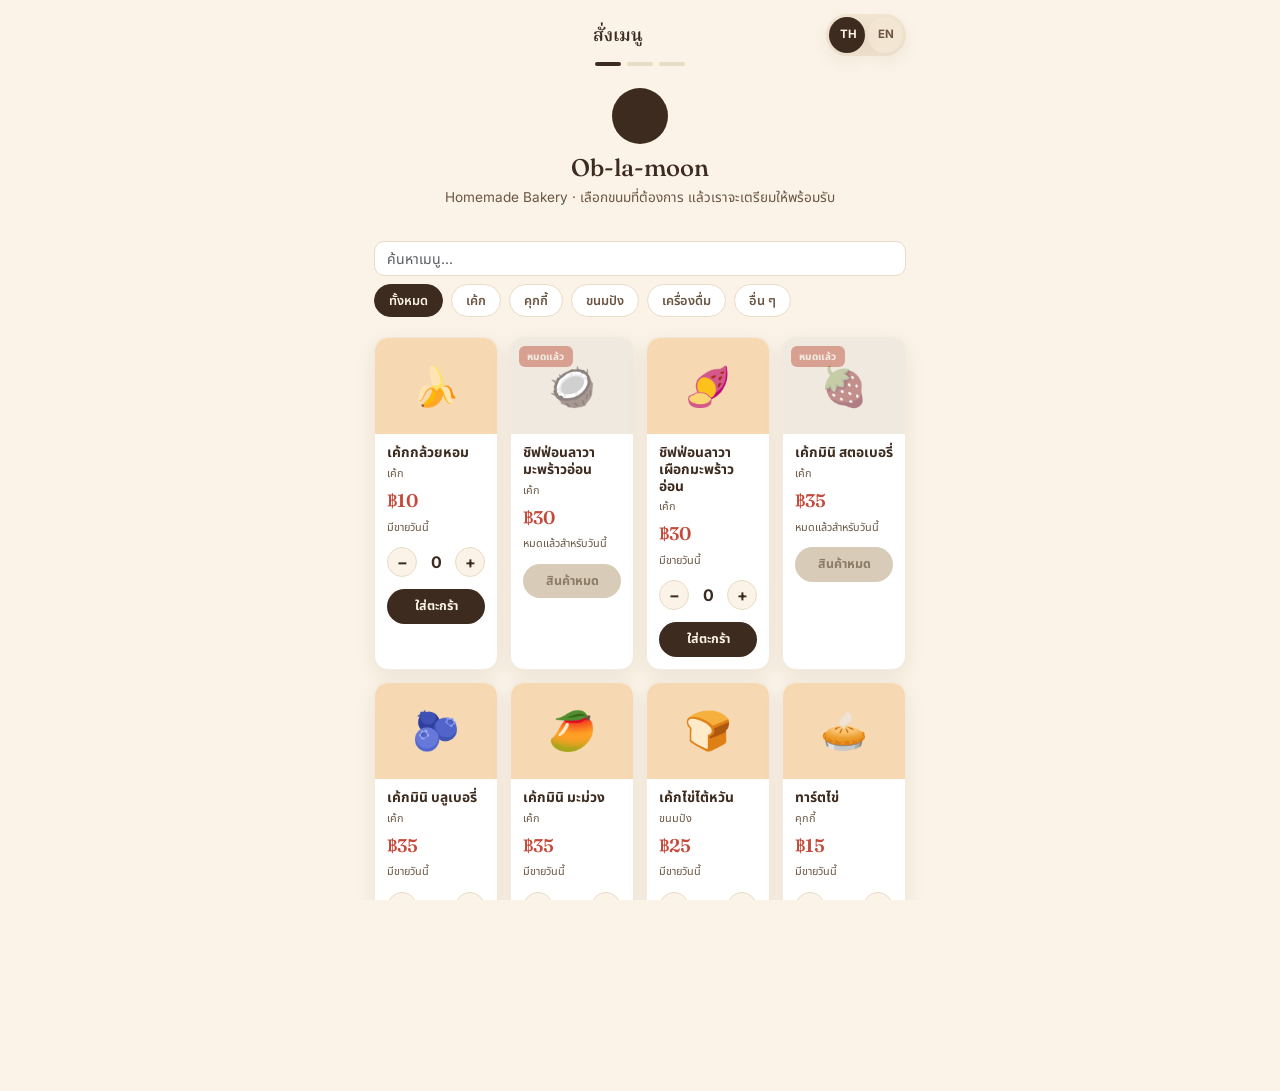
<file: customer.html>
<!doctype html>
<html lang="th">
<head>
<meta charset="utf-8">
<meta name="viewport" content="width=device-width, initial-scale=1, maximum-scale=1, viewport-fit=cover">
<title>Order — Ob-la-moon</title>
<meta name="theme-color" content="#3D2B1F">
<link rel="icon" href="favicon.ico" sizes="any">
<link rel="icon" href="icons/icon-192.png" type="image/png">
<link rel="manifest" href="manifest.json">
<link rel="apple-touch-icon" href="icons/icon-192.png">
<meta name="apple-mobile-web-app-capable" content="yes">

<link rel="stylesheet" href="https://cdn.jsdelivr.net/npm/bootstrap@5.3.3/dist/css/bootstrap.min.css">
<link rel="stylesheet" href="https://cdn.jsdelivr.net/npm/bootstrap-icons@1.11.3/font/bootstrap-icons.css">
<link rel="stylesheet" href="css/style.css">
</head>
<body>

<div id="cust-app"></div>

<script src="https://cdn.jsdelivr.net/npm/bootstrap@5.3.3/dist/js/bootstrap.bundle.min.js"></script>
<script src="js/data.js"></script>
<script src="js/i18n.js"></script>
<script src="js/customer.js"></script>
</body>
</html>
</file>
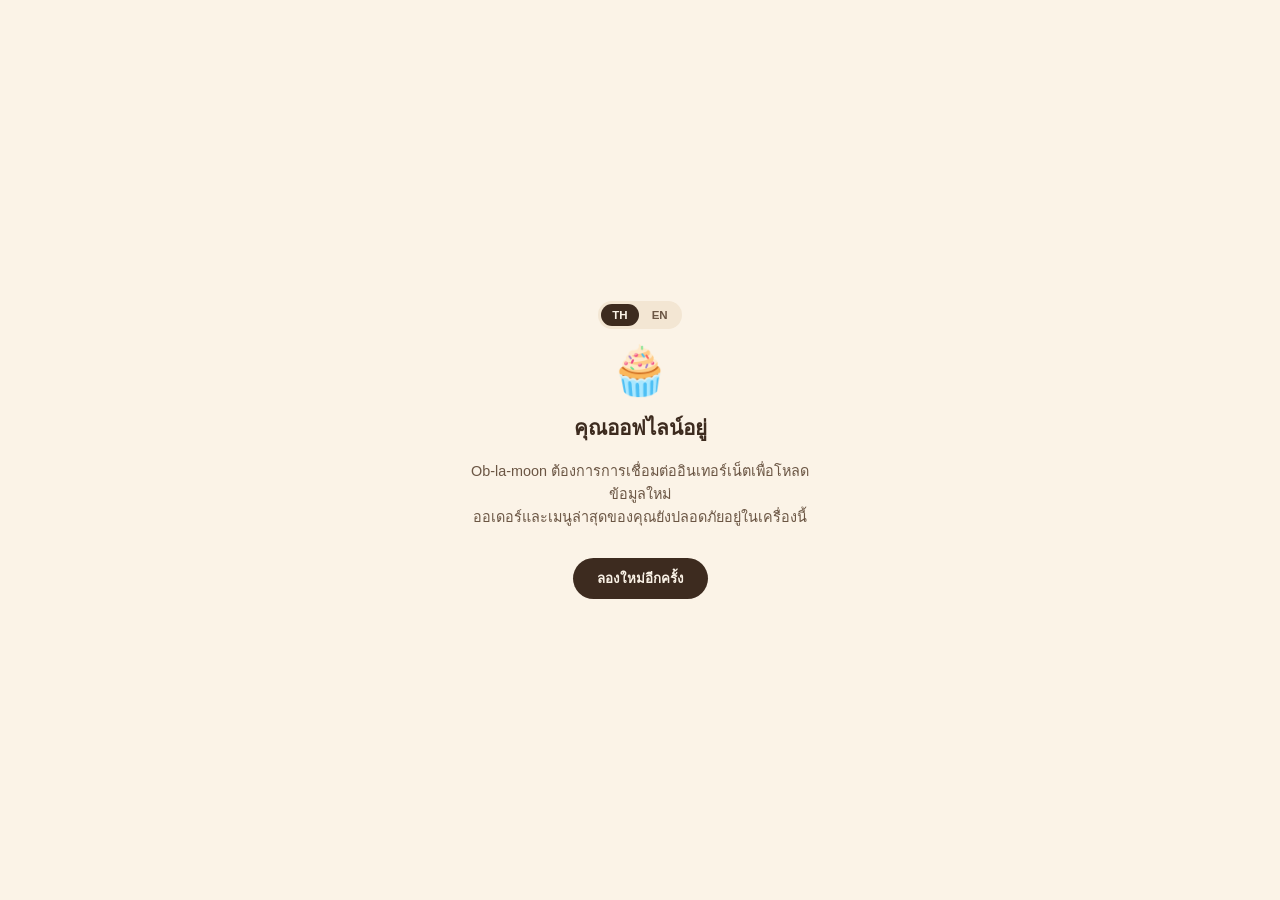
<file: offline.html>
<!doctype html>
<html lang="th">
<head>
<meta charset="utf-8">
<meta name="viewport" content="width=device-width, initial-scale=1">
<title>Offline — Ob-la-moon</title>
<style>
  body{ margin:0; min-height:100vh; display:flex; align-items:center; justify-content:center;
    font-family:-apple-system,BlinkMacSystemFont,'Inter',sans-serif; background:#FBF3E7; color:#3D2B1F; text-align:center; }
  .box{ padding:32px; max-width:360px; }
  .mark{ font-size:3rem; }
  h1{ font-size:1.3rem; margin:12px 0 6px; }
  p{ color:#6B5644; font-size:.9rem; }
  button{ margin-top:16px; padding:10px 24px; border-radius:999px; border:none; background:#3D2B1F; color:#FBF3E7; font-weight:700; }
  .lang-toggle{ display:inline-flex; background:#F3E6D3; border-radius:999px; padding:3px; gap:2px; margin-bottom:14px; }
  .lang-toggle button{ margin:0; padding:5px 11px; border-radius:999px; font-size:.72rem; font-weight:700; color:#6B5644; background:none; }
  .lang-toggle button.active{ background:#3D2B1F; color:#FBF3E7; }
</style>
</head>
<body>
  <div class="box">
    <div class="lang-toggle" id="offLangToggle"></div>
    <div class="mark">🧁</div>
    <h1 id="offTitle">คุณออฟไลน์อยู่</h1>
    <p id="offDesc">Ob-la-moon ต้องการการเชื่อมต่ออินเทอร์เน็ตเพื่อโหลดข้อมูลใหม่<br>ออเดอร์และเมนูล่าสุดของคุณยังปลอดภัยอยู่ในเครื่องนี้</p>
    <button id="offRetry" onclick="location.reload()">ลองใหม่อีกครั้ง</button>
  </div>
  <script>
    // Standalone copy (no external deps, must work fully offline) of the
    // same th/en strings used by js/i18n.js, so language stays consistent
    // with the rest of the app even on this fallback page.
    var COPY = {
      th: { title: 'คุณออฟไลน์อยู่',
        desc: 'Ob-la-moon ต้องการการเชื่อมต่ออินเทอร์เน็ตเพื่อโหลดข้อมูลใหม่<br>ออเดอร์และเมนูล่าสุดของคุณยังปลอดภัยอยู่ในเครื่องนี้',
        retry: 'ลองใหม่อีกครั้ง' },
      en: { title: "You're offline",
        desc: 'Ob-la-moon needs a connection to load new data.<br>Your last saved orders and menu are safe on this device.',
        retry: 'Try Again' }
    };
    function applyLang(l) {
      document.getElementById('offTitle').textContent = COPY[l].title;
      document.getElementById('offDesc').innerHTML = COPY[l].desc;
      document.getElementById('offRetry').textContent = COPY[l].retry;
      document.querySelectorAll('#offLangToggle button').forEach(function(b){ b.classList.toggle('active', b.dataset.l === l); });
      try { localStorage.setItem('oblamoon_lang', l); } catch (e) {}
    }
    var saved = 'th';
    try { saved = localStorage.getItem('oblamoon_lang') || 'th'; } catch (e) {}
    document.getElementById('offLangToggle').innerHTML =
      '<button data-l="th" onclick="applyLang(\'th\')">TH</button><button data-l="en" onclick="applyLang(\'en\')">EN</button>';
    applyLang(saved === 'en' ? 'en' : 'th');
  </script>
</body>
</html>
</file>
<file: css/style.css>
/* ============================================================
   Ob-la-moon Snack Shop — Design tokens
   Palette pulled from the shop's own menu poster:
   cream backdrop, deep coffee brown, toasted caramel, apricot accent
   ============================================================ */
@import url('https://fonts.googleapis.com/css2?family=Fraunces:opsz,wght@9..144,400;9..144,600;9..144,700&family=Noto+Serif+Thai:wght@400;600;700&family=Inter:wght@400;500;600;700;800&family=Noto+Sans+Thai:wght@400;500;600;700&display=swap');

:root{
  --cream:        #FBF3E7;
  --cream-deep:   #F3E6D3;
  --coffee:       #3D2B1F;
  --coffee-soft:  #6B5644;
  --caramel:      #B67B4D;
  --apricot:      #E8A15D;
  --apricot-soft: #F6D9B3;
  --cherry:       #C44A3A;
  --sage:         #7C9473;
  --sage-soft:    #E3EBDF;
  --sky:          #6F93A8;
  --sky-soft:     #E1EBF0;
  --white:        #FFFFFF;
  --line:         #E9DCC7;

  --status-new:       #6F93A8;
  --status-confirmed: #B67B4D;
  --status-preparing: #E8A15D;
  --status-ready:     #7C9473;
  --status-completed: #3D2B1F;
  --status-cancelled: #C44A3A;

  --radius-lg: 20px;
  --radius-md: 14px;
  --radius-sm: 10px;
  --shadow-card: 0 6px 20px rgba(61,43,31,0.08);
  --shadow-pop: 0 10px 30px rgba(61,43,31,0.16);

  --font-display: 'Fraunces', 'Noto Serif Thai', Georgia, serif;
  --font-body: 'Inter', 'Noto Sans Thai', -apple-system, BlinkMacSystemFont, sans-serif;
}

*{ box-sizing:border-box; }

html,body{
  height:100%;
  margin:0;
  background:var(--cream);
  color:var(--coffee);
  font-family:var(--font-body);
  -webkit-tap-highlight-color:transparent;
  overscroll-behavior-y:none;
  overflow-x:hidden;
}

h1,h2,h3,h4,.brand-font{ font-family:var(--font-display); color:var(--coffee); }

a{ text-decoration:none; }

/* ---------- App shell ---------- */
#app{
  display:flex;
  min-height:100vh;
  width:100%;
}

.main-scroll{
  flex:1;
  min-width:0;
  padding: 14px 14px 96px;
  max-width: 1180px;
  margin: 0 auto;
  width:100%;
}
@media (min-width: 992px){
  .main-scroll{ padding: 28px 32px 40px; }
}

/* ---------- Topbar ---------- */
.topbar{
  position:sticky; top:0; z-index:20;
  display:flex; align-items:center; justify-content:space-between;
  padding:14px 4px 10px;
  background:linear-gradient(var(--cream) 70%, rgba(251,243,231,0));
}
.topbar .logo{
  display:flex; align-items:center; gap:10px;
}
.topbar .logo .mark{
  width:38px;height:38px;border-radius:50%;
  background:var(--coffee); color:var(--apricot-soft);
  display:flex;align-items:center;justify-content:center;font-size:18px;
}
.topbar h1{ font-size:1.15rem; margin:0; line-height:1.1; }
.topbar .sub{ font-size:.72rem; color:var(--coffee-soft); letter-spacing:.03em; }
.role-pill{
  background:var(--white); border:1px solid var(--line); border-radius:999px;
  padding:5px 12px; font-size:.75rem; font-weight:600; color:var(--coffee-soft);
  display:flex; align-items:center; gap:6px;
}

/* ---------- Bottom nav (mobile) ---------- */
.bottom-nav{
  position:fixed; left:0; right:0; bottom:0; z-index:30;
  background:var(--white);
  border-top:1px solid var(--line);
  display:flex;
  padding: 6px 4px calc(6px + env(safe-area-inset-bottom));
  box-shadow: 0 -6px 20px rgba(61,43,31,0.07);
}
.bottom-nav .nav-item{
  flex:1; display:flex; flex-direction:column; align-items:center; gap:2px;
  padding:6px 2px; border-radius:12px; color:var(--coffee-soft);
  font-size:.68rem; font-weight:600; border:none; background:none;
}
.bottom-nav .nav-item i{ font-size:1.25rem; }
.bottom-nav .nav-item.active{ color:var(--cherry); }
.bottom-nav .nav-item.active i{ transform:translateY(-1px); }

/* ---------- Sidebar (desktop) ---------- */
.sidebar{
  display:none;
  width:230px; flex-shrink:0;
  background:var(--white);
  border-right:1px solid var(--line);
  min-height:100vh;
  padding:20px 14px;
  position:sticky; top:0;
}
@media (min-width:992px){
  .sidebar{ display:block; }
  .bottom-nav{ display:none; }
}
.sidebar .logo{ display:flex; align-items:center; gap:10px; padding:6px 8px 22px; }
.sidebar .logo .mark{
  width:40px;height:40px;border-radius:50%;
  background:var(--coffee); color:var(--apricot-soft);
  display:flex;align-items:center;justify-content:center;font-size:19px;
}
.sidebar .nav-item{
  display:flex; align-items:center; gap:12px;
  padding:10px 12px; border-radius:var(--radius-sm);
  color:var(--coffee-soft); font-weight:600; font-size:.88rem;
  margin-bottom:2px; border:none; width:100%; background:none; text-align:left;
}
.sidebar .nav-item i{ font-size:1.05rem; width:20px; text-align:center; }
.sidebar .nav-item.active{ background:var(--apricot-soft); color:var(--coffee); }
.sidebar .nav-item:hover{ background:var(--cream-deep); color:var(--coffee); }

/* ---------- Cards ---------- */
.card-soft{
  background:var(--white);
  border-radius:var(--radius-lg);
  box-shadow:var(--shadow-card);
  border:1px solid rgba(233,220,199,0.6);
  padding:16px;
}

.kpi-card{
  background:var(--white);
  border-radius:var(--radius-md);
  padding:14px 16px;
  box-shadow:var(--shadow-card);
  border:1px solid rgba(233,220,199,0.6);
  min-height:96px;
  display:flex; flex-direction:column; justify-content:space-between;
}
.kpi-card .kpi-label{ font-size:.72rem; font-weight:600; color:var(--coffee-soft); text-transform:none; }
.kpi-card .kpi-value{ font-family:var(--font-display); font-size:1.65rem; font-weight:600; line-height:1; margin-top:6px;}
.kpi-card .kpi-icon{
  width:34px;height:34px;border-radius:10px;
  display:flex;align-items:center;justify-content:center;
  font-size:1rem; margin-bottom:6px;
}

.section-title{
  font-family:var(--font-display); font-weight:600; font-size:1.05rem;
  margin: 22px 0 12px; display:flex; align-items:center; justify-content:space-between;
}

/* ---------- Badges ---------- */
.badge-status{
  display:inline-flex; align-items:center; gap:5px;
  padding:4px 10px; border-radius:999px; font-size:.72rem; font-weight:700;
  color:var(--white);
}
.badge-status.b-new{ background:var(--status-new); }
.badge-status.b-confirmed{ background:var(--status-confirmed); }
.badge-status.b-preparing{ background:var(--status-preparing); color:var(--coffee); }
.badge-status.b-ready{ background:var(--status-ready); }
.badge-status.b-completed{ background:var(--status-completed); }
.badge-status.b-cancelled{ background:var(--status-cancelled); }
.badge-status.b-paid{ background:var(--sage); }
.badge-status.b-unpaid{ background:var(--sky); }
.badge-status.b-refunded{ background:var(--coffee-soft); }
.badge-status.b-active{ background:var(--sage); }
.badge-status.b-inactive{ background:#B9AB98; }
.badge-status.b-soldout{ background:var(--cherry); }
.badge-status.b-scheduled{ background:var(--sky); }
.badge-status.b-low{ background:var(--apricot); color:var(--coffee); }

/* ---------- Menu cards (POS) ---------- */
.menu-grid{
  display:grid; gap:12px;
  grid-template-columns:repeat(2,1fr);
}
@media (min-width:576px){ .menu-grid{ grid-template-columns:repeat(3,1fr);} }
@media (min-width:992px){ .menu-grid{ grid-template-columns:repeat(4,1fr);} }

.menu-card{
  background:var(--white); border-radius:var(--radius-md);
  box-shadow:var(--shadow-card); overflow:hidden;
  border:1px solid rgba(233,220,199,0.6);
  display:flex; flex-direction:column;
  position:relative;
}
.menu-card .img-wrap{
  background:var(--apricot-soft);
  height:96px; display:flex; align-items:center; justify-content:center;
  font-size:2.4rem;
}
.menu-card.soldout .img-wrap{ filter:grayscale(0.6); opacity:.6; }
.menu-card .body{ padding:10px 12px 12px; display:flex; flex-direction:column; gap:4px; flex:1;}
.menu-card .name{ font-weight:700; font-size:.86rem; line-height:1.2; }
.menu-card .cat{ font-size:.68rem; color:var(--coffee-soft); }
.menu-card .price{ font-family:var(--font-display); font-weight:600; font-size:1.15rem; color:var(--cherry); margin-top:2px;}
.menu-card .meta{ font-size:.68rem; color:var(--coffee-soft); }
.menu-card .remaining-bar{
  height:5px; border-radius:4px; background:var(--cream-deep); overflow:hidden; margin-top:2px;
}
.menu-card .remaining-bar > div{ height:100%; background:var(--sage); }
.menu-card .qty-row{
  margin-top:8px; display:flex; align-items:center; justify-content:space-between; gap:6px;
}
.qty-btn{
  width:30px;height:30px;border-radius:50%; border:1px solid var(--line);
  background:var(--cream); font-weight:700; color:var(--coffee); font-size:1rem;
  display:flex; align-items:center; justify-content:center;
}
.qty-btn:active{ background:var(--apricot-soft); }
.qty-val{ font-weight:700; min-width:18px; text-align:center; }
.btn-add{
  margin-top:8px; width:100%; border:none; border-radius:999px;
  background:var(--coffee); color:var(--cream); font-weight:700; font-size:.78rem;
  padding:8px 0;
}
.btn-add:disabled{ background:#D8CBB8; color:#8b7c66; }
.soldout-ribbon{
  position:absolute; top:8px; left:8px; background:var(--cherry); color:#fff;
  font-size:.62rem; font-weight:800; letter-spacing:.03em;
  padding:3px 8px; border-radius:6px;
}

/* ---------- Buttons ---------- */
.btn-brand{
  background:var(--coffee); border-color:var(--coffee); color:var(--cream);
  border-radius:999px; font-weight:700;
}
.btn-brand:hover{ background:#2c1f16; color:var(--cream); }
.btn-outline-brand{
  border:1.5px solid var(--coffee); color:var(--coffee); border-radius:999px; font-weight:700; background:transparent;
}
.btn-apricot{
  background:var(--apricot); border-color:var(--apricot); color:var(--coffee); font-weight:700; border-radius:999px;
}
.pill-filter{
  border:1.5px solid var(--line); background:var(--white); color:var(--coffee-soft);
  border-radius:999px; padding:6px 14px; font-size:.8rem; font-weight:600; white-space:nowrap;
}
.pill-filter.active{ background:var(--coffee); color:var(--cream); border-color:var(--coffee); }
.filter-scroll{ display:flex; gap:8px; overflow-x:auto; padding-bottom:4px; -ms-overflow-style:none; scrollbar-width:none;}
.filter-scroll::-webkit-scrollbar{ display:none; }

/* ---------- Order cards ---------- */
.order-card{
  background:var(--white); border-radius:var(--radius-md);
  box-shadow:var(--shadow-card); border:1px solid rgba(233,220,199,0.6);
  padding:14px; margin-bottom:12px;
}
.order-card .top-row{ display:flex; justify-content:space-between; align-items:flex-start; gap:8px; }
.order-card .order-no{ font-weight:700; font-family:var(--font-display); font-size:1rem; }
.order-card .order-time{ font-size:.72rem; color:var(--coffee-soft); }
.order-card .items-line{ font-size:.82rem; color:var(--coffee-soft); margin:8px 0; }
.order-card .total{ font-weight:700; font-size:1.05rem; }
.order-card .actions{ display:flex; gap:8px; margin-top:10px; flex-wrap:wrap; }
.order-card .actions .btn{ font-size:.78rem; padding:6px 14px; border-radius:999px; font-weight:700; }

/* ---------- Cart sticky bar (mobile) ---------- */
.cart-bar{
  position:fixed; left:10px; right:10px; bottom:70px; z-index:25;
  background:var(--coffee); color:var(--cream);
  border-radius:16px; padding:10px 16px;
  display:flex; align-items:center; justify-content:space-between;
  box-shadow:var(--shadow-pop);
}
@media (min-width:992px){ .cart-bar{ display:none; } }
.cart-bar .info{ font-size:.78rem; opacity:.85; }
.cart-bar .amount{ font-family:var(--font-display); font-weight:700; font-size:1.1rem; }
.cart-bar button{
  background:var(--apricot); color:var(--coffee); border:none; border-radius:999px;
  font-weight:700; padding:8px 16px; font-size:.85rem;
}

/* ---------- Cart list ---------- */
.cart-item{
  display:flex; align-items:center; gap:10px; padding:10px 0; border-bottom:1px solid var(--line);
}
.cart-item .thumb{ width:44px;height:44px;border-radius:10px; background:var(--apricot-soft); display:flex;align-items:center;justify-content:center; font-size:1.3rem; flex-shrink:0;}
.cart-item .name{ font-weight:700; font-size:.86rem; }
.cart-item .unit{ font-size:.72rem; color:var(--coffee-soft); }
.cart-item .sub{ font-weight:700; font-size:.9rem; min-width:56px; text-align:right; }

/* ---------- Tables (light use) ---------- */
.table-clean thead th{ font-size:.72rem; color:var(--coffee-soft); border-bottom:2px solid var(--line); font-weight:700; }
.table-clean td{ vertical-align:middle; font-size:.85rem; border-bottom:1px solid var(--line); }

/* ---------- Forms ---------- */
.form-control, .form-select{
  border-radius:var(--radius-sm); border:1.5px solid var(--line); font-size:.88rem;
}
.form-control:focus, .form-select:focus{ border-color:var(--caramel); box-shadow:0 0 0 3px rgba(182,123,77,0.15); }
label{ font-size:.78rem; font-weight:600; color:var(--coffee-soft); }

/* ---------- Modal ---------- */
.modal-content{ border-radius:var(--radius-lg); border:none; }
.modal-header{ border-bottom:1px solid var(--line); }
.modal-footer{ border-top:1px solid var(--line); }

/* ---------- Misc ---------- */
.empty-state{ text-align:center; padding:40px 12px; color:var(--coffee-soft); }
.empty-state i{ font-size:2rem; margin-bottom:8px; display:block; }
.divider-soft{ height:1px; background:var(--line); margin:16px 0; }
.chip-day{
  display:inline-flex; align-items:center; justify-content:center;
  width:34px;height:34px;border-radius:50%; border:1.5px solid var(--line);
  font-size:.72rem; font-weight:700; color:var(--coffee-soft); background:var(--white);
}
.chip-day.on{ background:var(--coffee); color:var(--cream); border-color:var(--coffee); }
.locked-banner{
  background:var(--sky-soft); color:#3d5a6b; border-radius:var(--radius-sm);
  padding:10px 14px; font-size:.82rem; display:flex; align-items:center; gap:8px; margin-bottom:14px;
}
.view-fade{ animation:fadeIn .18s ease; }
@keyframes fadeIn{ from{opacity:0; transform:translateY(4px);} to{opacity:1; transform:translateY(0);} }

.log-entry{ padding:12px 0; border-bottom:1px solid var(--line); }
.log-entry .log-time{ font-size:.72rem; color:var(--coffee-soft); }
.log-entry .log-user{ font-weight:700; font-size:.85rem; }
.log-entry .log-change{ font-size:.85rem; margin-top:2px; }
.log-entry .log-change b{ color:var(--cherry); }

/* ---------- Customer self-order page ---------- */
.cust-shell{ max-width:560px; margin:0 auto; padding:0 14px 110px; min-height:100vh; }
.cust-hero{
  padding:28px 4px 18px; text-align:center;
}
.cust-hero .mark{
  width:56px;height:56px;border-radius:50%; margin:0 auto 10px;
  background:var(--coffee); color:var(--apricot-soft);
  display:flex;align-items:center;justify-content:center;font-size:1.6rem;
}
.cust-hero h1{ font-size:1.5rem; margin:0; }
.cust-hero p{ color:var(--coffee-soft); font-size:.85rem; margin-top:4px; }

.cust-steps{
  display:flex; justify-content:center; gap:6px; padding:0 0 16px;
}
.cust-steps .dot{
  width:26px;height:4px;border-radius:4px; background:var(--line);
}
.cust-steps .dot.done{ background:var(--caramel); }
.cust-steps .dot.active{ background:var(--coffee); }

.cust-topbar{
  position:sticky; top:0; z-index:20; background:var(--cream);
  display:flex; align-items:center; gap:10px; padding:14px 0 6px;
}
.cust-topbar button{ border:none; background:var(--white); border-radius:50%; width:36px;height:36px; box-shadow:var(--shadow-card); }
.cust-topbar .title{ font-family:var(--font-display); font-weight:600; font-size:1.1rem; }

.cust-cartbar{
  position:fixed; left:14px; right:14px; bottom:16px; z-index:25; max-width:532px; margin:0 auto;
  background:var(--coffee); color:var(--cream); border-radius:16px; padding:12px 18px;
  display:flex; align-items:center; justify-content:space-between; box-shadow:var(--shadow-pop);
}
.cust-cartbar button{ background:var(--apricot); color:var(--coffee); border:none; border-radius:999px; font-weight:700; padding:9px 18px; font-size:.88rem; }

.confirm-badge{
  width:78px;height:78px;border-radius:50%; background:var(--sage-soft); color:var(--sage);
  display:flex; align-items:center; justify-content:center; font-size:2.2rem; margin:0 auto 14px;
}
.order-num-box{
  background:var(--coffee); color:var(--cream); border-radius:16px; padding:16px; text-align:center; margin:16px 0;
}
.order-num-box .num{ font-family:var(--font-display); font-size:1.5rem; font-weight:700; letter-spacing:.02em; }

/* ---------- Login ---------- */
.login-shell{
  flex:1 1 auto;
  width:100%;
  box-sizing:border-box;
  min-height:100vh; display:flex; align-items:center; justify-content:center; padding:20px;
  background:radial-gradient(circle at 50% -10%, var(--cream-deep), var(--cream) 60%);
}
.login-card{
  width:100%; max-width:360px; background:var(--white); border-radius:var(--radius-lg);
  box-shadow:var(--shadow-pop); padding:32px 28px 24px; text-align:center;
  border:1px solid rgba(233,220,199,0.6);
}
.login-card .mark{
  width:56px;height:56px;border-radius:50%; margin:0 auto 12px;
  background:var(--coffee); color:var(--apricot-soft);
  display:flex;align-items:center;justify-content:center;font-size:1.6rem;
}
.login-card h1{ font-size:1.35rem; margin:0; }
.login-card p{ color:var(--coffee-soft); font-size:.82rem; margin:4px 0 20px; }
.login-card form{ text-align:left; }
.login-card .hint{ font-size:.72rem; color:var(--coffee-soft); margin:14px 0 0; }

/* ---------- Language toggle ---------- */
.lang-toggle{
  display:inline-flex; background:var(--cream-deep); border-radius:999px; padding:3px; gap:2px;
}
.lang-toggle button{
  border:none; background:none; padding:5px 11px; border-radius:999px;
  font-size:.72rem; font-weight:700; color:var(--coffee-soft);
}
.lang-toggle button.active{ background:var(--coffee); color:var(--cream); }
.login-card .lang-switch-abs{ display:flex; justify-content:flex-end; margin-bottom:8px; }

/* ---------- Language switch ---------- */
.lang-switch{
  display:inline-flex; background:var(--cream-deep); border-radius:999px; padding:3px; gap:2px;
}
.lang-switch button{
  border:none; background:none; padding:5px 14px; border-radius:999px; font-size:.75rem; font-weight:700;
  color:var(--coffee-soft);
}
.lang-switch button.active{ background:var(--coffee); color:var(--cream); }
</file>
